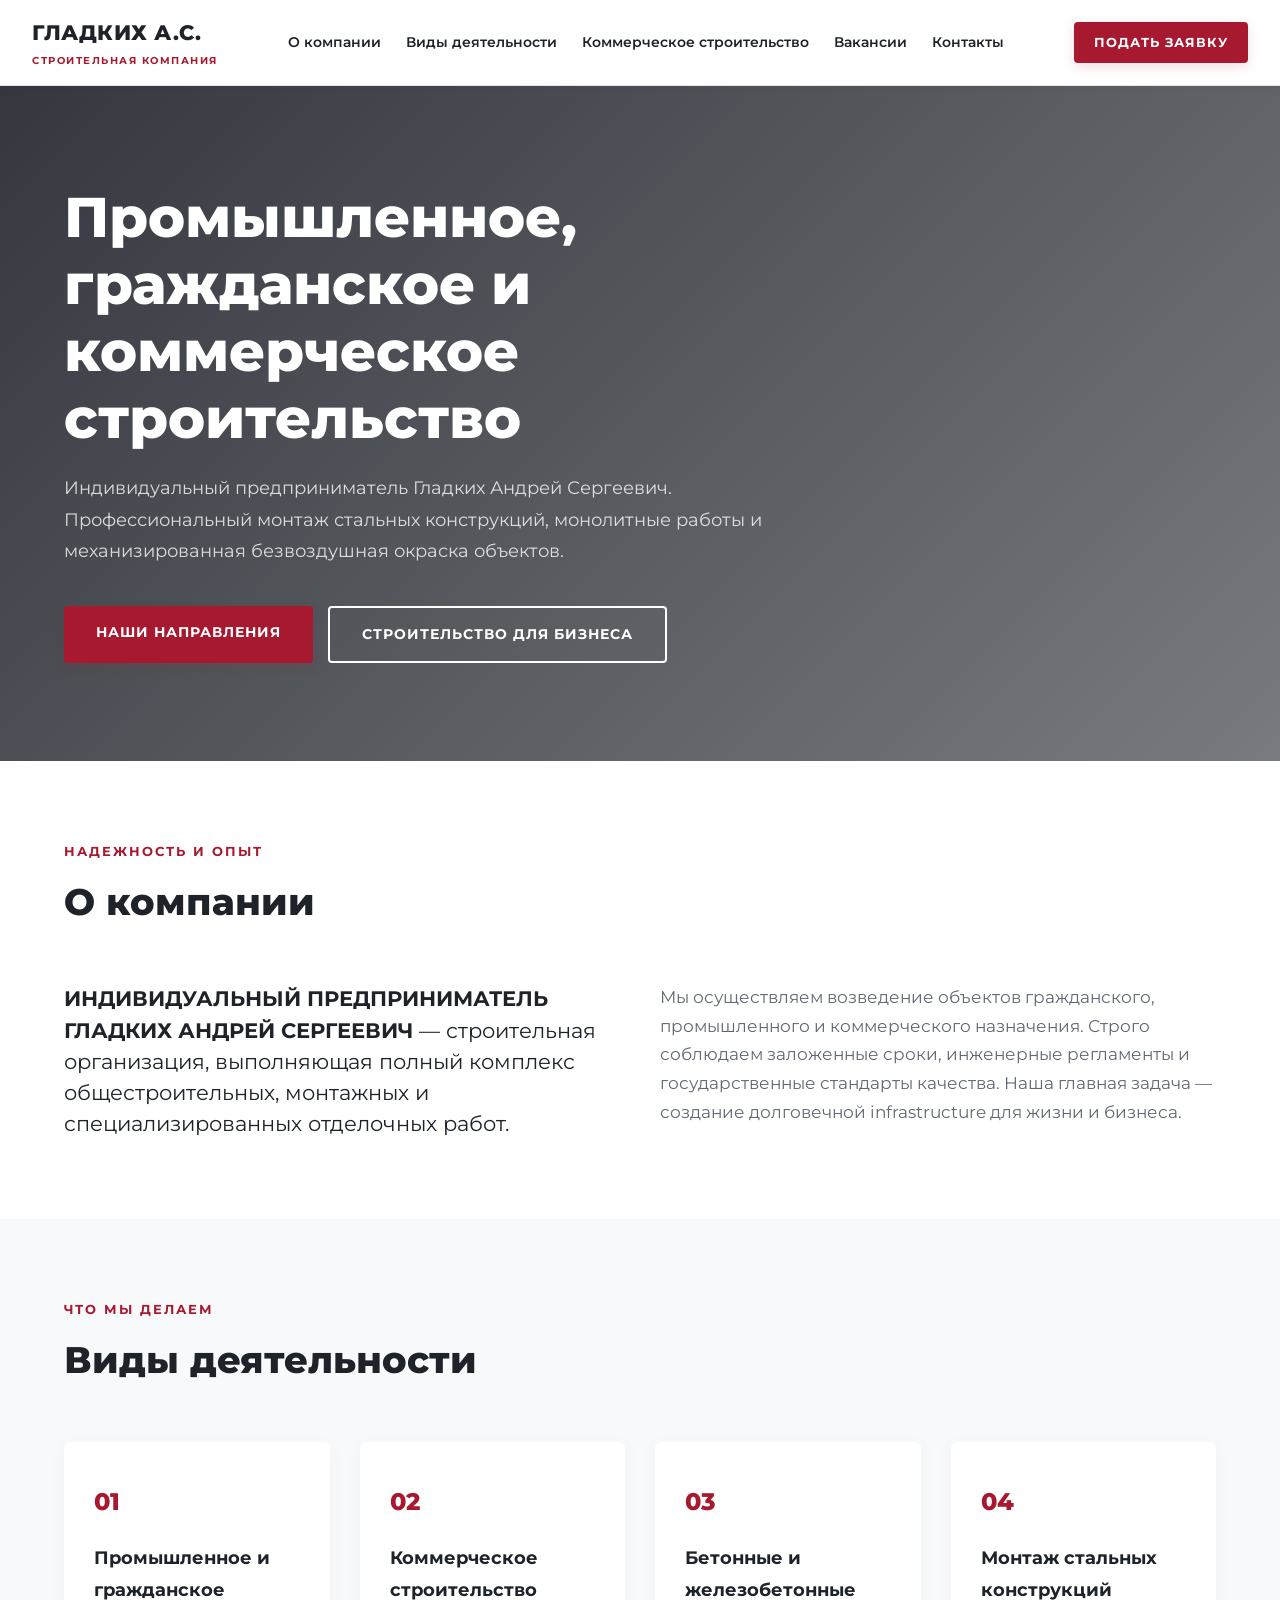
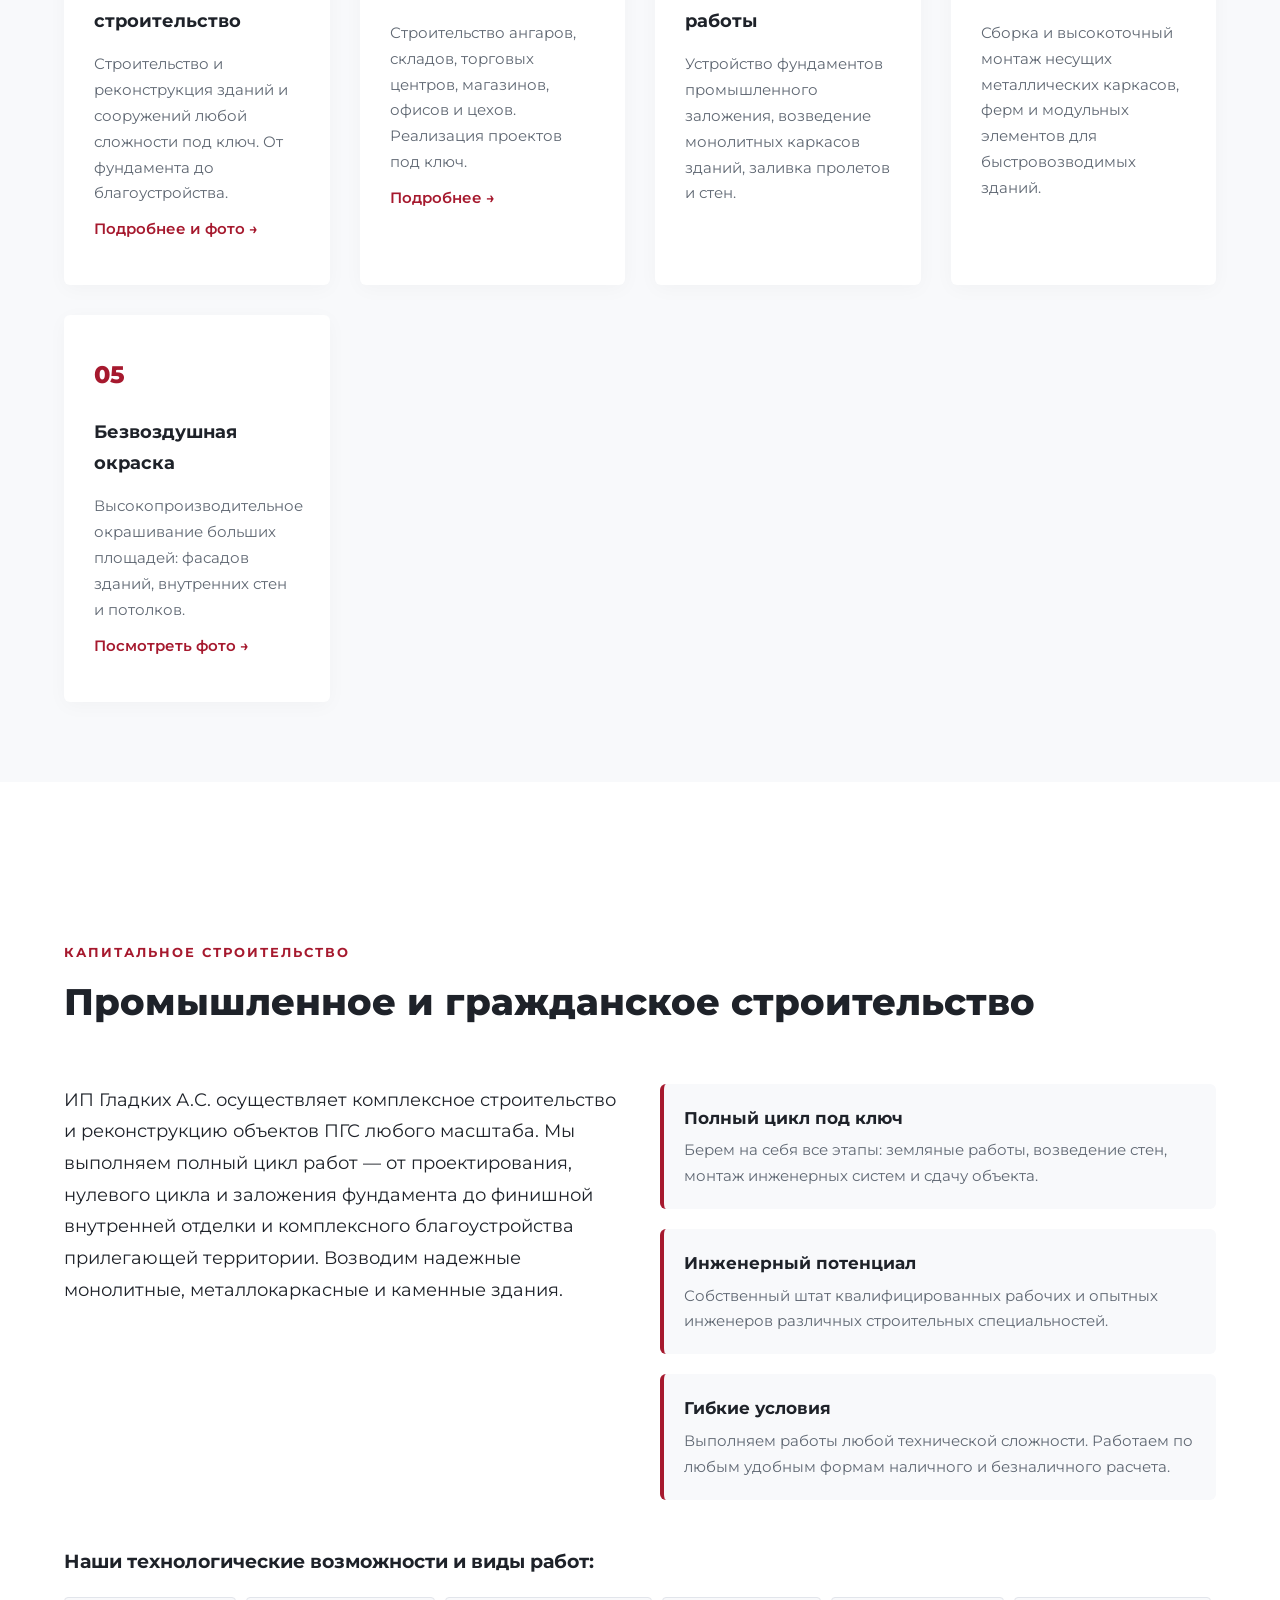
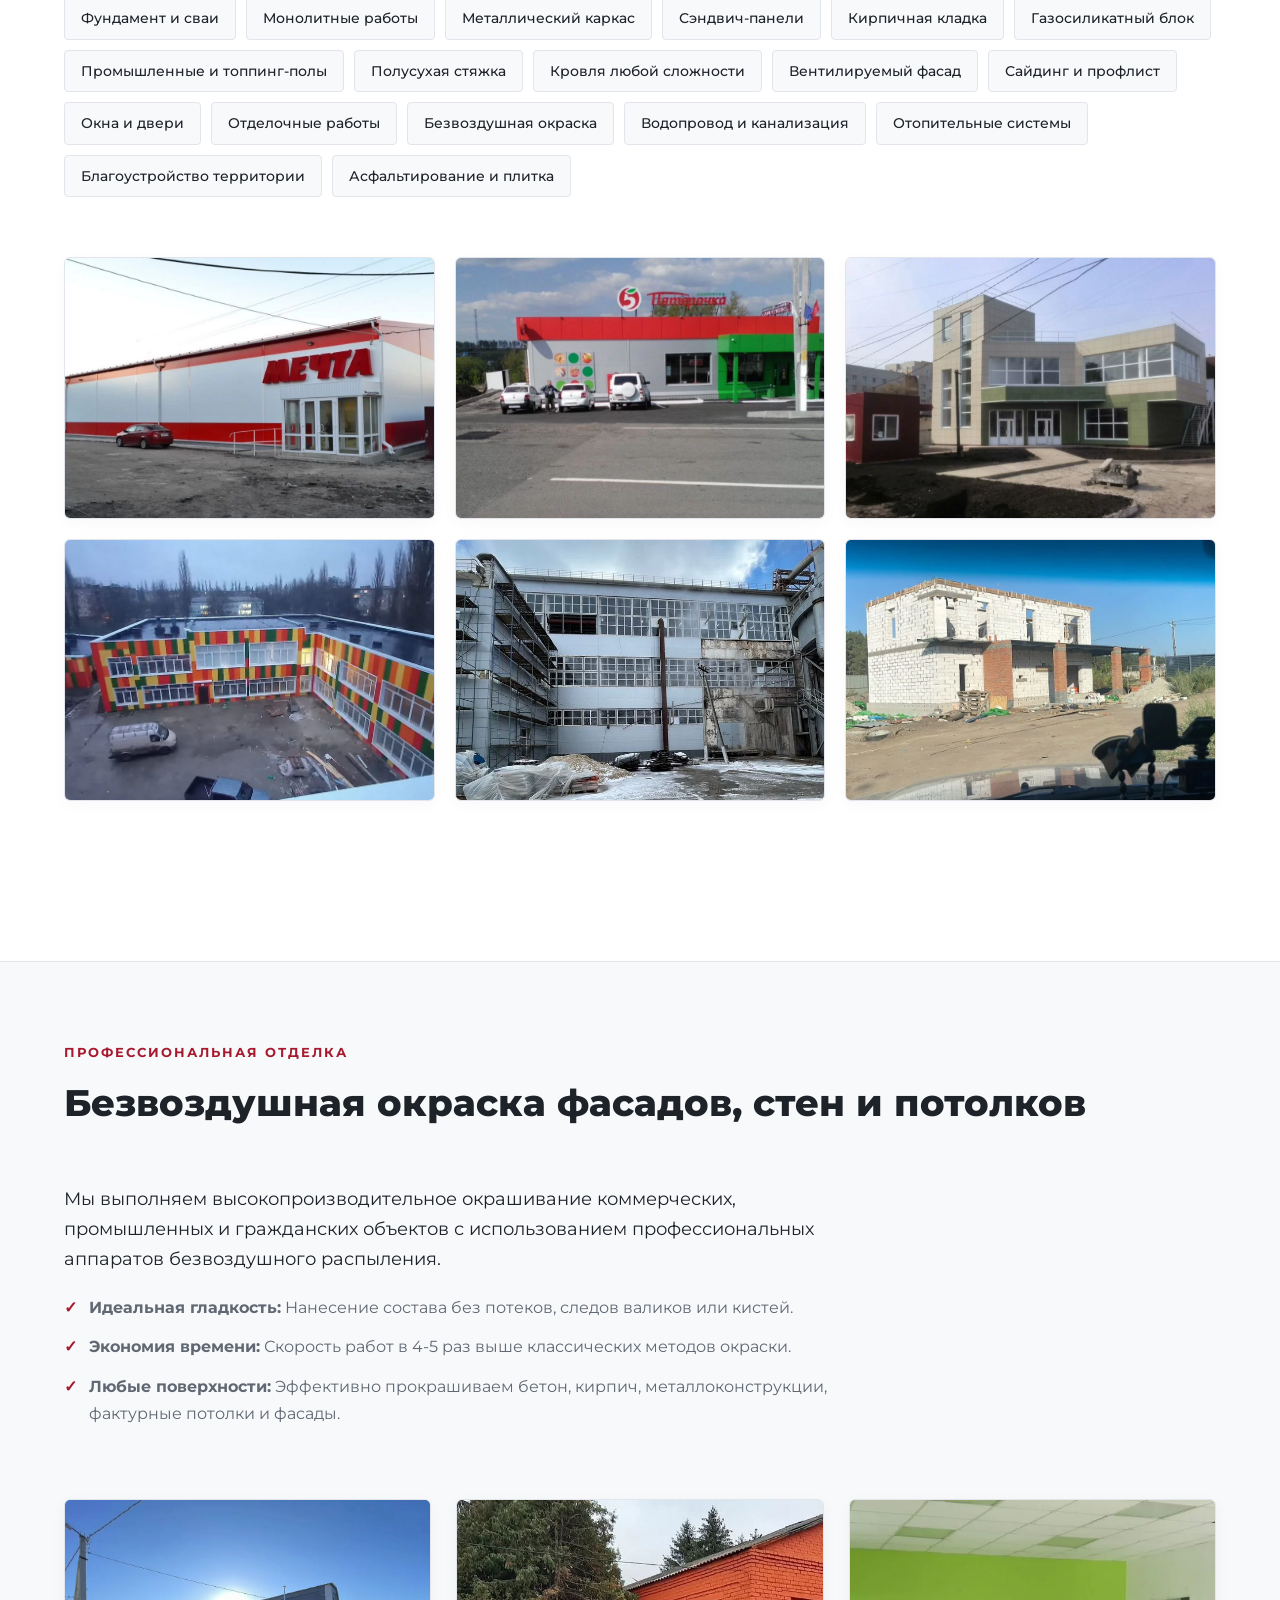
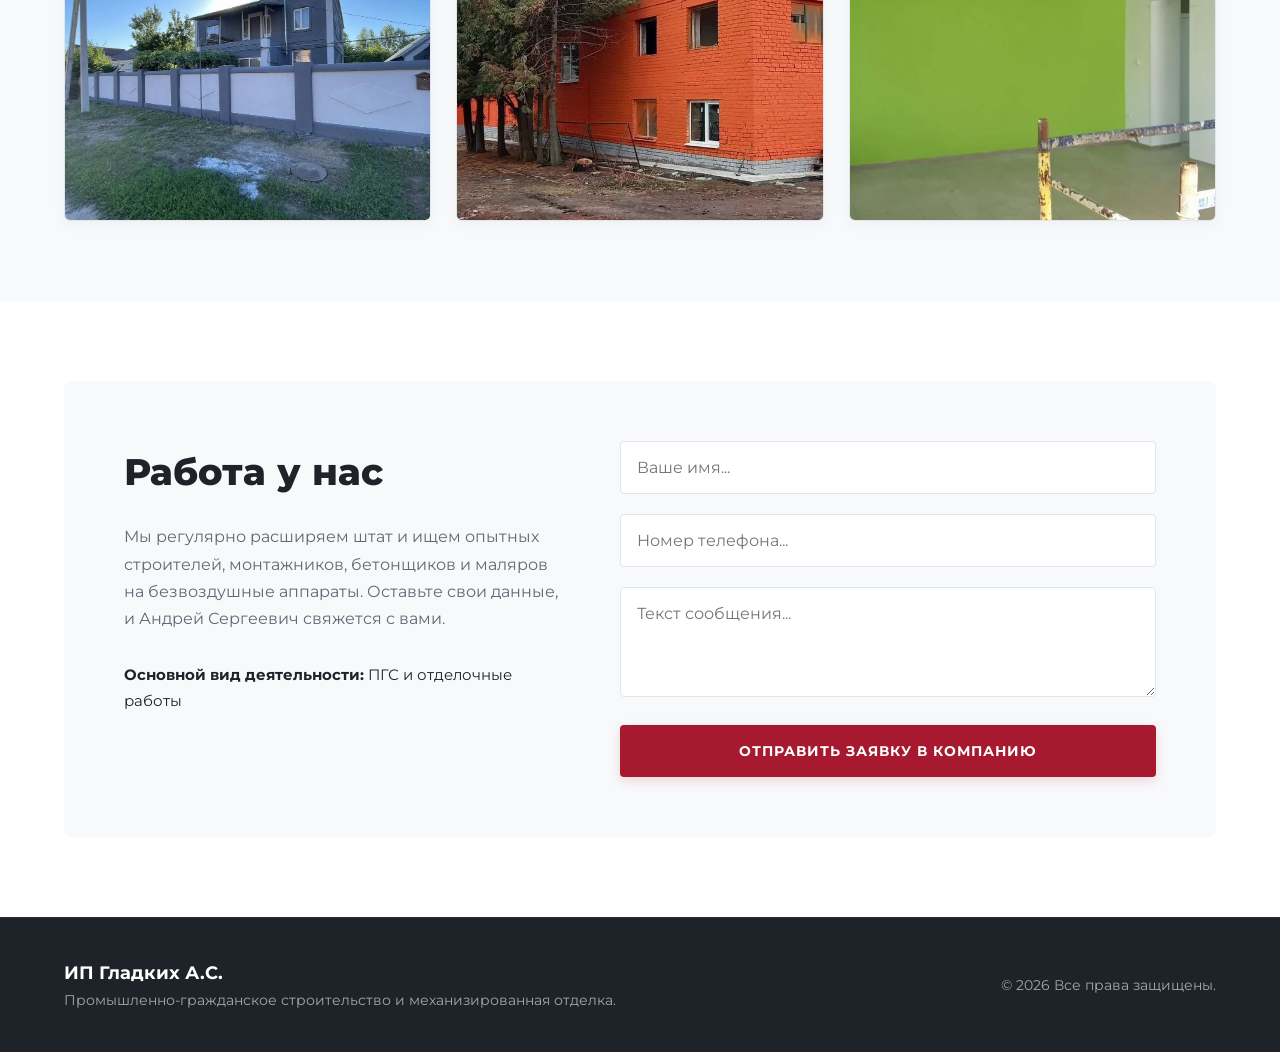
<file: index.html>
<!DOCTYPE html>
<html lang="ru">
<head>
    <meta charset="UTF-8">
    <meta name="viewport" content="width=device-width, initial-scale=1.0">
    <title>ИП Гладких А.С. — Строительная компания</title>
    <link href="https://fonts.googleapis.com/css2?family=Montserrat:wght@400;500;600;700;800&display=swap" rel="stylesheet">
    <link rel="stylesheet" href="style.css">
</head>
<body>

    <header>
        <div class="container header-container">
            <div class="logo">
                <strong>ГЛАДКИХ А.С.</strong>
                <span>СТРОИТЕЛЬНАЯ КОМПАНИЯ</span>
            </div>
            <nav>
                <a href="#about">О компании</a>
                <a href="#services">Виды деятельности</a>
                <a href="commercial.html">Коммерческое строительство</a>
                <a href="#vacancy">Вакансии</a>
                <a href="contacts.html">Контакты</a>
            </nav>
            <div class="header-contacts">
                <a href="#vacancy" class="btn btn-header">Подать заявку</a>
            </div>
        </div>
    </header>

    <section class="hero">
        <div class="hero-overlay"></div>
        <div class="container hero-container">
            <h1>Промышленное, гражданское и коммерческое строительство</h1>
            <p>Индивидуальный предприниматель Гладких Андрей Сергеевич. Профессиональный монтаж стальных конструкций, монолитные работы и механизированная безвоздушная окраска объектов.</p>
            <div class="hero-buttons">
                <a href="#services" class="btn">Наши направления</a>
                <a href="commercial.html" class="btn btn-secondary">Строительство для бизнеса</a>
            </div>
        </div>
    </section>

    <section id="about" class="about">
        <div class="container">
            <div class="section-title-wrapper">
                <span class="section-subtitle">Надежность и опыт</span>
                <h2>О компании</h2>
            </div>
            <div class="about-grid">
                <div class="about-text-main">
                    <p><strong>ИНДИВИДУАЛЬНЫЙ ПРЕДПРИНИМАТЕЛЬ ГЛАДКИХ АНДРЕЙ СЕРГЕЕВИЧ</strong> — строительная организация, выполняющая полный комплекс общестроительных, монтажных и специализированных отделочных работ.</p>
                </div>
                <div class="about-text-sub">
                    <p>Мы осуществляем возведение объектов гражданского, промышленного и коммерческого назначения. Строго соблюдаем заложенные сроки, инженерные регламенты и государственные стандарты качества. Наша главная задача — создание долговечной infrastructure для жизни и бизнеса.</p>
                </div>
            </div>
        </div>
    </section>

    <section id="services" class="services">
        <div class="container">
            <div class="section-title-wrapper">
                <span class="section-subtitle">Что мы делаем</span>
                <h2>Виды деятельности</h2>
            </div>
            <div class="services-grid">
                <div class="service-card" onclick="document.getElementById('pgs').scrollIntoView({behavior: 'smooth'});" style="cursor: pointer;">
                    <div class="card-icon">01</div>
                    <h3>Промышленное и гражданское строительство</h3>
                    <p>Строительство и реконструкция зданий и сооружений любой сложности под ключ. От фундамента до благоустройства. <span style="color: #a6192e; font-weight: 600; display: block; margin-top: 10px;">Подробнее и фото &rarr;</span></p>
                </div>
                
                <div class="service-card" onclick="window.location.href='commercial.html';" style="cursor: pointer;">
                    <div class="card-icon">02</div>
                    <h3>Коммерческое строительство</h3>
                    <p>Строительство ангаров, складов, торговых центров, магазинов, офисов и цехов. Реализация проектов под ключ. <span style="color: #a6192e; font-weight: 600; display: block; margin-top: 10px;">Подробнее &rarr;</span></p>
                </div>
                
                <div class="service-card">
                    <div class="card-icon">03</div>
                    <h3>Бетонные и железобетонные работы</h3>
                    <p>Устройство фундаментов промышленного заложения, возведение монолитных каркасов зданий, заливка пролетов и стен.</p>
                </div>
                
                <div class="service-card">
                    <div class="card-icon">04</div>
                    <h3>Монтаж стальных конструкций</h3>
                    <p>Сборка и высокоточный монтаж несущих металлических каркасов, ферм и модульных элементов для быстровозводимых зданий.</p>
                </div>

                <div class="service-card" onclick="document.getElementById('painting').scrollIntoView({behavior: 'smooth'});" style="cursor: pointer;">
                    <div class="card-icon">05</div>
                    <h3>Безвоздушная окраска</h3>
                    <p>Высокопроизводительное окрашивание больших площадей: фасадов зданий, внутренних стен и потолков. <span style="color: #a6192e; font-weight: 600; display: block; margin-top: 10px;">Посмотреть фото &rarr;</span></p>
                </div>
            </div>
        </div>
    </section>

    <section id="pgs" class="pgs-section">
        <div class="container">
            <div class="section-title-wrapper">
                <span class="section-subtitle">Капитальное строительство</span>
                <h2>Промышленное и гражданское строительство</h2>
            </div>
            
            <div class="pgs-content">
                <div class="pgs-info-block">
                    <div class="pgs-text">
                        <p>ИП Гладких А.С. осуществляет комплексное строительство и реконструкцию объектов ПГС любого масштаба. Мы выполняем полный цикл работ — от проектирования, нулевого цикла и заложения фундамента до финишной внутренней отделки и комплексного благоустройства прилегающей территории. Возводим надежные монолитные, металлокаркасные и каменные здания.</p>
                    </div>
                    
                    <div class="pgs-features">
                        <div class="feature-item">
                            <h4>Полный цикл под ключ</h4>
                            <p>Берем на себя все этапы: земляные работы, возведение стен, монтаж инженерных систем и сдачу объекта.</p>
                        </div>
                        <div class="feature-item">
                            <h4>Инженерный потенциал</h4>
                            <p>Собственный штат квалифицированных рабочих и опытных инженеров различных строительных специальностей.</p>
                        </div>
                        <div class="feature-item">
                            <h4>Гибкие условия</h4>
                            <p>Выполняем работы любой технической сложности. Работаем по любым удобным формам наличного и безналичного расчета.</p>
                        </div>
                    </div>
                </div>

                <div class="pgs-tags-container">
                    <h3>Наши технологические возможности и виды работ:</h3>
                    <div class="pgs-tags">
                        <span>Фундамент и сваи</span><span>Монолитные работы</span><span>Металлический каркас</span>
                        <span>Сэндвич-панели</span><span>Кирпичная кладка</span><span>Газосиликатный блок</span>
                        <span>Промышленные и топпинг-полы</span><span>Полусухая стяжка</span><span>Кровля любой сложности</span>
                        <span>Вентилируемый фасад</span><span>Сайдинг и профлист</span><span>Окна и двери</span>
                        <span>Отделочные работы</span><span>Безвоздушная окраска</span><span>Водопровод и канализация</span>
                        <span>Отопительные системы</span><span>Благоустройство территории</span><span>Асфальтирование и плитка</span>
                    </div>
                </div>
                
                <div class="pgs-gallery">
                    <div class="gallery-item"><img src="image/4.png" alt="Строительный объект"></div>
                    <div class="gallery-item"><img src="image/5.png" alt="Строительный объект"></div>
                    <div class="gallery-item"><img src="image/6.png" alt="Строительный объект"></div>
                    <div class="gallery-item"><img src="image/7.png" alt="Строительный объект"></div>
                    <div class="gallery-item"><img src="image/8.png" alt="Строительный объект"></div>
                    <div class="gallery-item"><img src="image/9.png" alt="Строительный объект"></div>
                </div>
            </div>
        </div>
    </section>

    <section id="painting" class="painting-section">
        <div class="container">
            <div class="section-title-wrapper">
                <span class="section-subtitle">Профессиональная отделка</span>
                <h2>Безвоздушная окраска фасадов, стен и потолков</h2>
            </div>
            
            <div class="painting-content">
                <div class="painting-text">
                    <p>Мы выполняем высокопроизводительное окрашивание коммерческих, промышленных и гражданских объектов с использованием профессиональных аппаратов безвоздушного распыления.</p>
                    <ul class="painting-advantages">
                        <li><strong>Идеальная гладкость:</strong> Нанесение состава без потеков, следов валиков или кистей.</li>
                        <li><strong>Экономия времени:</strong> Скорость работ в 4-5 раз выше классических методов окраски.</li>
                        <li><strong>Любые поверхности:</strong> Эффективно прокрашиваем бетон, кирпич, металлоконструкции, фактурные потолки и фасады.</li>
                    </ul>
                </div>
                
                <div class="painting-gallery">
                    <div class="gallery-item">
                        <img src="image/1.png" alt="Безвоздушная окраска">
                    </div>
                    <div class="gallery-item">
                        <img src="image/2.png" alt="Безвоздушная окраска">
                    </div>
                    <div class="gallery-item">
                        <img src="image/3.png" alt="Безвоздушная окраска">
                    </div>
                </div>
            </div>
        </div>
    </section>

    <section id="vacancy" class="vacancy">
        <div class="container">
            <div class="form-card">
                <div class="form-grid">
                    <div class="form-info">
                        <h2>Работа у нас</h2>
                        <p>Мы регулярно расширяем штат и ищем опытных строителей, монтажников, бетонщиков и маляров на безвоздушные аппараты. Оставьте свои данные, и Андрей Сергеевич свяжется с вами.</p>
                        <div class="contacts-list">
                            <div class="contact-item"><strong>Основной вид деятельности:</strong> ПГС и отделочные работы</div>
                        </div>
                    </div>
                    <div class="form-inputs-block">
                        <form id="jobForm" action="https://formspree.io/f/xdajvgao" method="POST">
                            <input type="hidden" name="_subject" value="Заявка с сайта Гладких А.С.">
                            
                            <div class="form-group">
                                <input type="text" id="name" name="Имя/Компания" required placeholder="Ваше имя...">
                            </div>
                            <div class="form-group">
                                <input type="tel" id="phone" name="Телефон" required placeholder="Номер телефона...">
                            </div>
                            <div class="form-group">
                                <textarea id="experience" name="Сообщение/Опыт" rows="4" placeholder="Текст сообщения..."></textarea>
                            </div>
                            <button type="submit" class="btn btn-form">Отправить заявку в компанию</button>
                        </form>
                        <div id="formMessage" class="hidden"></div>
                    </div>
                </div>
            </div>
        </div>
    </section>

    <footer>
        <div class="container footer-container">
            <div class="footer-left">
                <strong>ИП Гладких А.С.</strong>
                <p>Промышленно-гражданское строительство и механизированная отделка.</p>
            </div>
            <div class="footer-right">
                <p>&copy; 2026 Все права защищены.</p>
            </div>
        </div>
    </footer>

    <script src="script.js"></script>
</body>
</html>
</file>
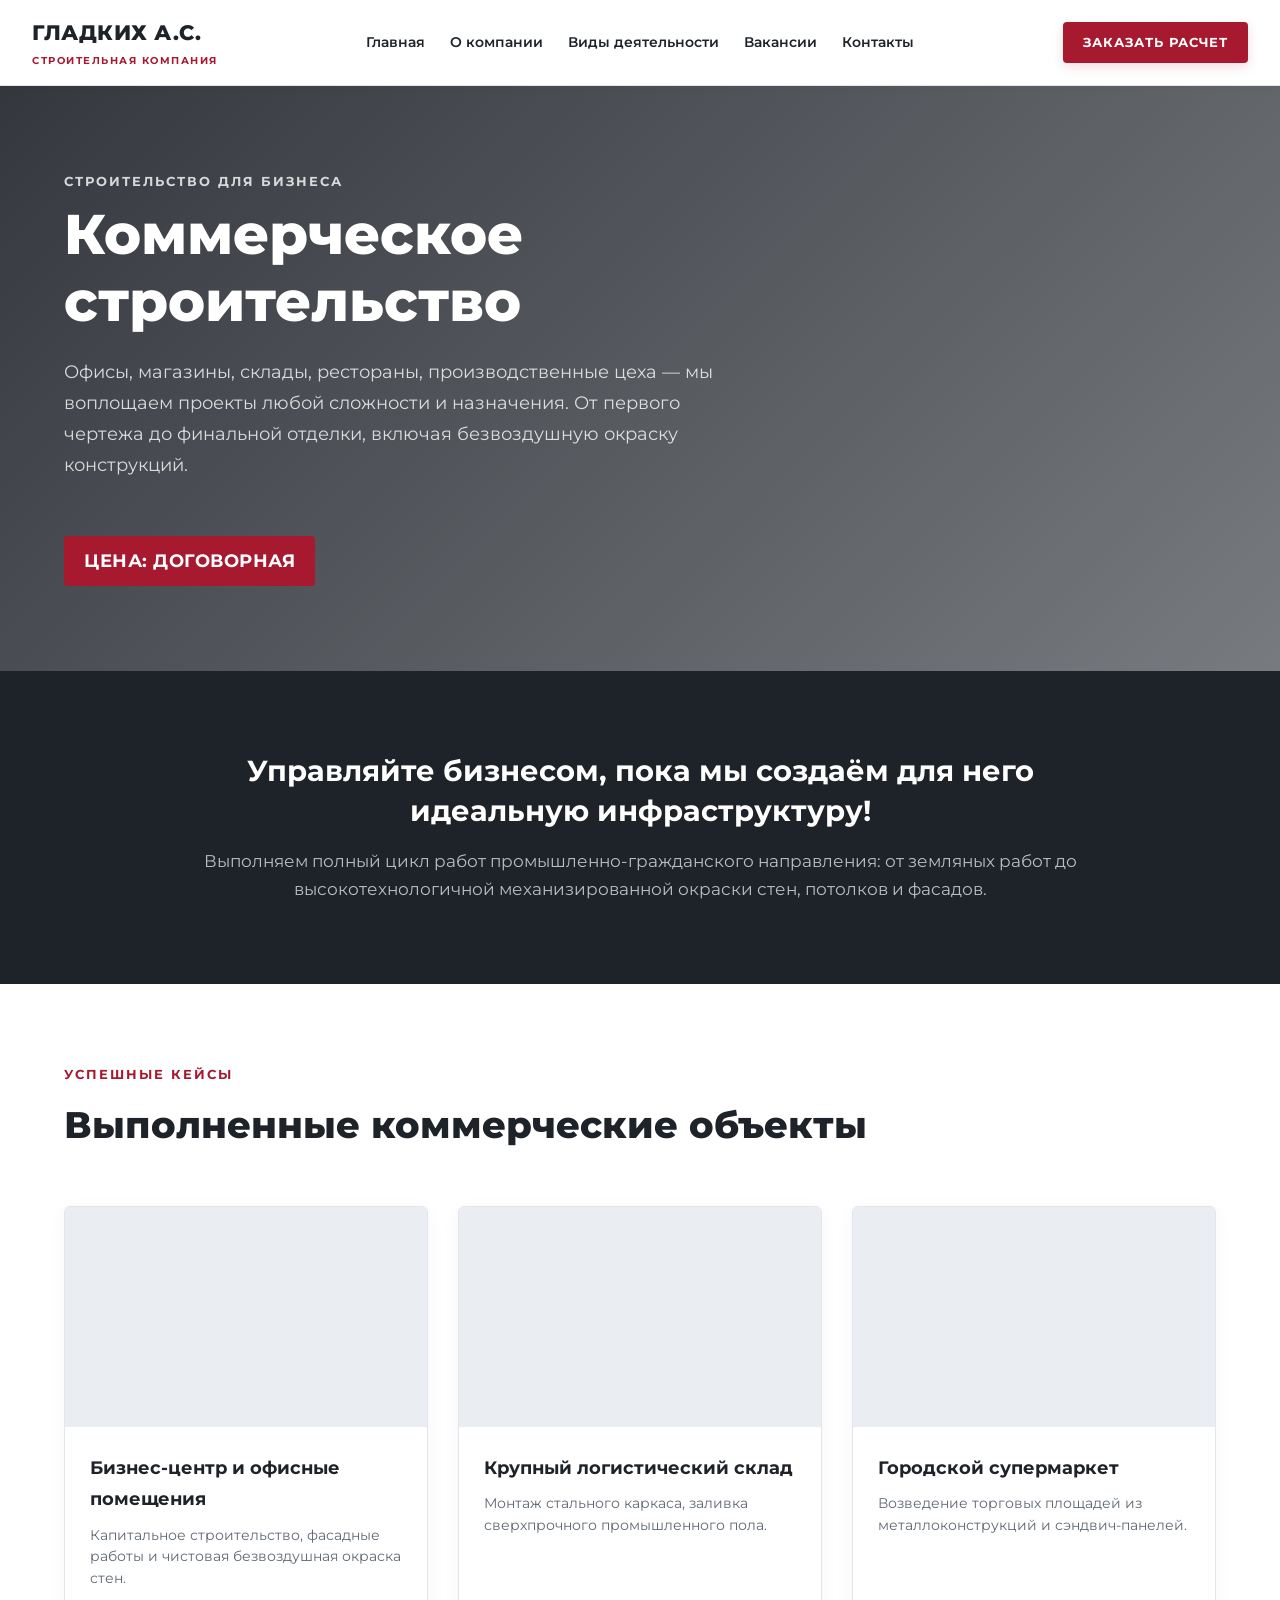
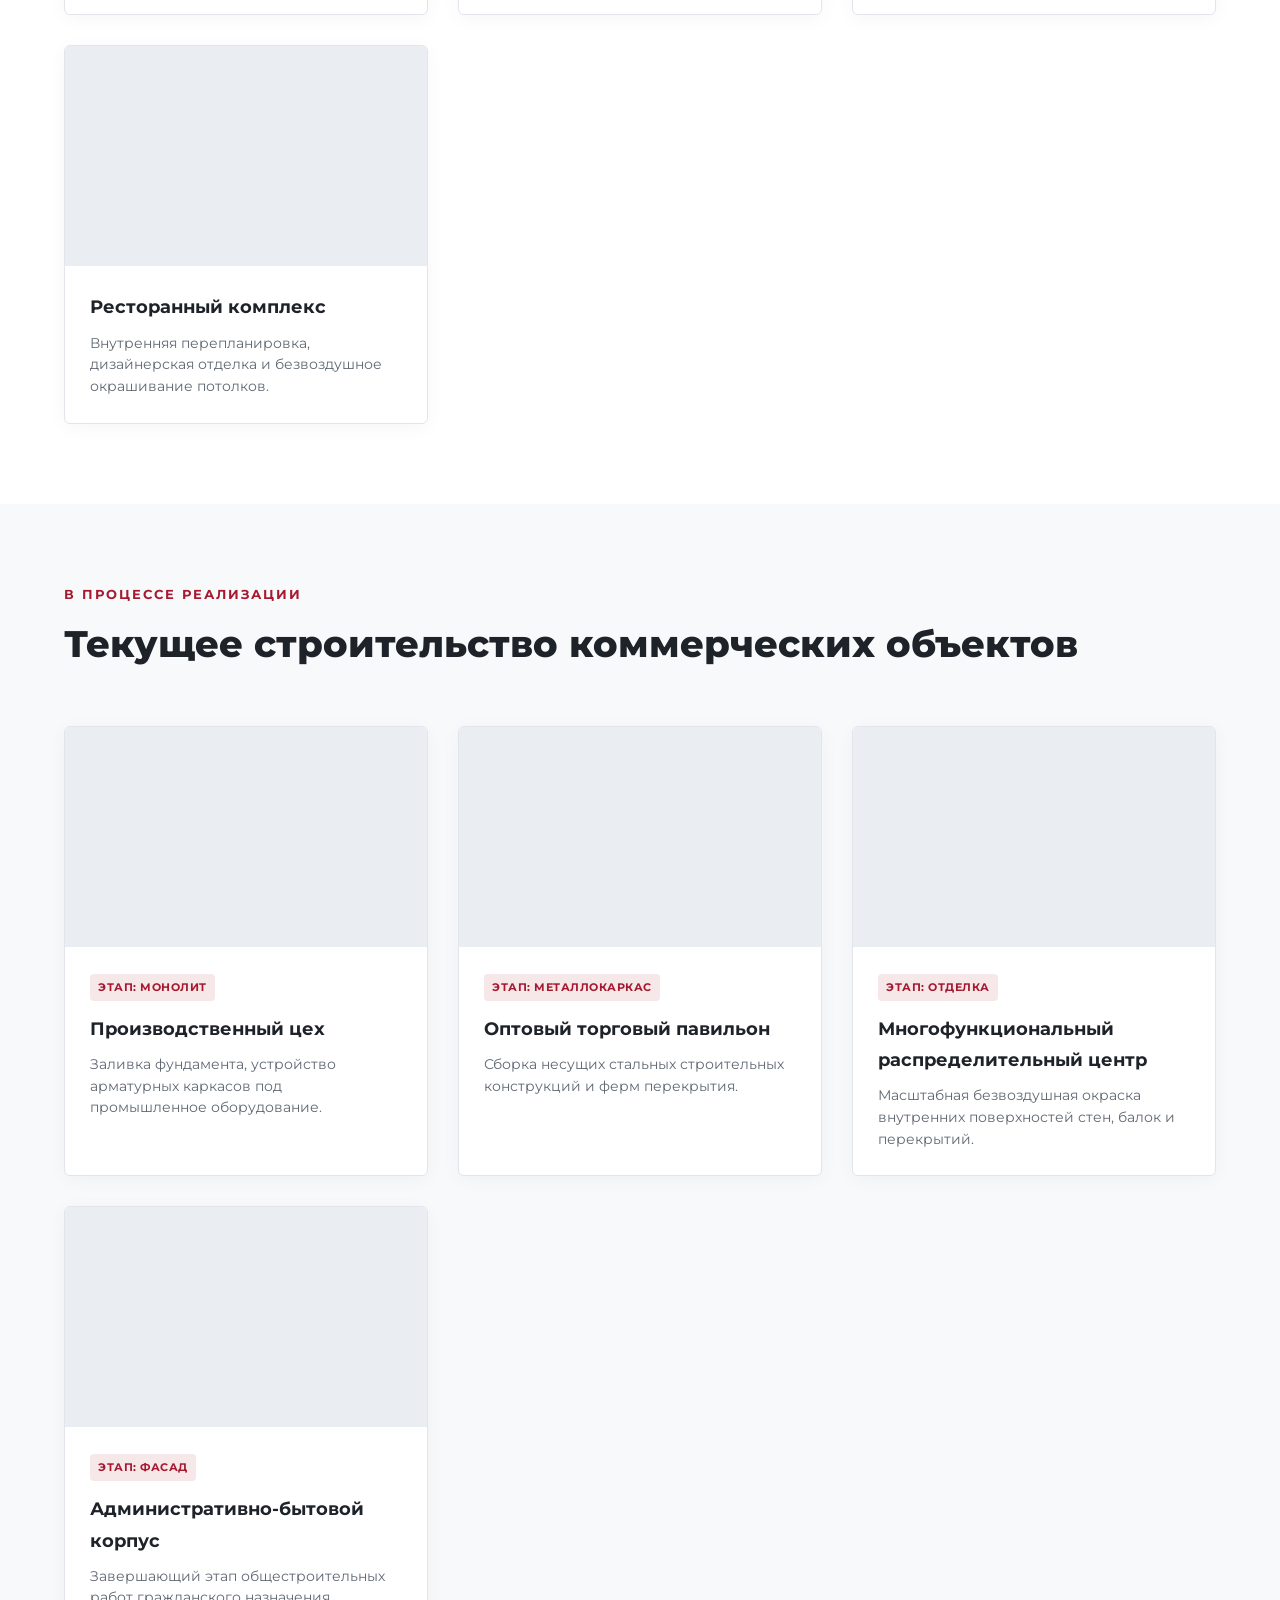
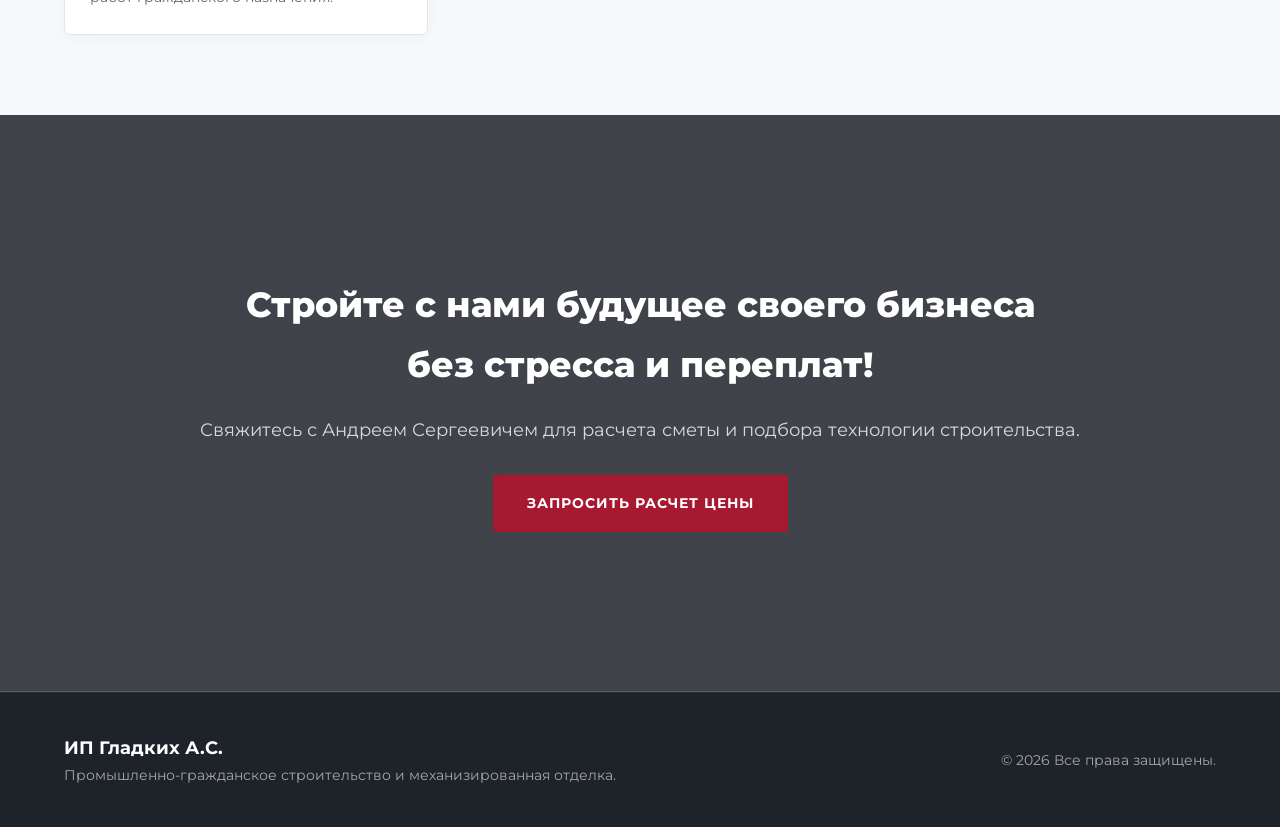
<file: commercial.html>
<!DOCTYPE html>
<html lang="ru">
<head>
    <meta charset="UTF-8">
    <meta name="viewport" content="width=device-width, initial-scale=1.0">
    <title>Коммерческое строительство — ИП Гладких А.С.</title>
    <link href="https://fonts.googleapis.com/css2?family=Montserrat:wght@400;500;600;700;800&display=swap" rel="stylesheet">
    <link rel="stylesheet" href="style.css">
</head>
<body>

    <header>
        <div class="container header-container">
            <div class="logo">
                <a href="index.html" style="text-decoration: none; color: inherit; display: flex; flex-direction: column;">
                    <strong>ГЛАДКИХ А.С.</strong>
                    <span>СТРОИТЕЛЬНАЯ КОМПАНИЯ</span>
                </a>
            </div>
            <nav>
                <a href="index.html">Главная</a>
                <a href="index.html#about">О компании</a>
                <a href="index.html#services">Виды деятельности</a>
                <a href="index.html#vacancy">Вакансии</a>
                <a href="contacts.html">Контакты</a>
            </nav>
            <div class="header-contacts">
                <a href="order.html" class="btn btn-header">Заказать расчет</a>
            </div>
        </div>
    </header>

    <section class="hero commercial-hero">
        <div class="hero-overlay"></div>
        <div class="container hero-container">
            <span class="section-subtitle" style="color: #ffffff; opacity: 0.8;">Строительство для бизнеса</span>
            <h1>Коммерческое строительство</h1>
            <p>Офисы, магазины, склады, рестораны, производственные цеха — мы воплощаем проекты любой сложности и назначения. От первого чертежа до финальной отделки, включая безвоздушную окраску конструкций.</p>
            <div class="hero-badge">
                <strong>Цена:</strong> договорная
            </div>
        </div>
    </section>

    <section class="commercial-callout">
        <div class="container">
            <div class="callout-wrapper">
                <h2>Управляйте бизнесом, пока мы создаём для него идеальную инфраструктуру!</h2>
                <p>Выполняем полный цикл работ промышленно-гражданского направления: от земляных работ до высокотехнологичной механизированной окраски стен, потолков и фасадов.</p>
            </div>
        </div>
    </section>

    <section class="portfolio-section">
        <div class="container">
            <div class="section-title-wrapper">
                <span class="section-subtitle">Успешные кейсы</span>
                <h2>Выполненные коммерческие объекты</h2>
            </div>
            <div class="object-grid">
                <div class="object-card">
                    <div class="object-image-placeholder img-done-1"></div>
                    <div class="object-info">
                        <h3>Бизнес-центр и офисные помещения</h3>
                        <p>Капитальное строительство, фасадные работы и чистовая безвоздушная окраска стен.</p>
                    </div>
                </div>
                <div class="object-card">
                    <div class="object-image-placeholder img-done-2"></div>
                    <div class="object-info">
                        <h3>Крупный логистический склад</h3>
                        <p>Монтаж стального каркаса, заливка сверхпрочного промышленного пола.</p>
                    </div>
                </div>
                <div class="object-card">
                    <div class="object-image-placeholder img-done-3"></div>
                    <div class="object-info">
                        <h3>Городской супермаркет</h3>
                        <p>Возведение торговых площадей из металлоконструкций и сэндвич-панелей.</p>
                    </div>
                </div>
                <div class="object-card">
                    <div class="object-image-placeholder img-done-4"></div>
                    <div class="object-info">
                        <h3>Ресторанный комплекс</h3>
                        <p>Внутренняя перепланировка, дизайнерская отделка и безвоздушное окрашивание потолков.</p>
                    </div>
                </div>
            </div>
        </div>
    </section>

    <section class="portfolio-section" style="background-color: #f8f9fb;">
        <div class="container">
            <div class="section-title-wrapper">
                <span class="section-subtitle">В процессе реализации</span>
                <h2>Текущее строительство коммерческих объектов</h2>
            </div>
            <div class="object-grid">
                <div class="object-card">
                    <div class="object-image-placeholder img-current-1"></div>
                    <div class="object-info">
                        <span class="badge-status">Этап: Монолит</span>
                        <h3>Производственный цех</h3>
                        <p>Заливка фундамента, устройство арматурных каркасов под промышленное оборудование.</p>
                    </div>
                </div>
                <div class="object-card">
                    <div class="object-image-placeholder img-current-2"></div>
                    <div class="object-info">
                        <span class="badge-status">Этап: Металлокаркас</span>
                        <h3>Оптовый торговый павильон</h3>
                        <p>Сборка несущих стальных строительных конструкций и ферм перекрытия.</p>
                    </div>
                </div>
                <div class="object-card">
                    <div class="object-image-placeholder img-current-3"></div>
                    <div class="object-info">
                        <span class="badge-status">Этап: Отделка</span>
                        <h3>Многофункциональный распределительный центр</h3>
                        <p>Масштабная безвоздушная окраска внутренних поверхностей стен, балок и перекрытий.</p>
                    </div>
                </div>
                <div class="object-card">
                    <div class="object-image-placeholder img-current-4"></div>
                    <div class="object-info">
                        <span class="badge-status">Этап: Фасад</span>
                        <h3>Административно-бытовой корпус</h3>
                        <p>Завершающий этап общестроительных работ гражданского назначения.</p>
                    </div>
                </div>
            </div>
        </div>
    </section>

    <section class="commercial-footer-banner">
        <div class="container">
            <h2>Стройте с нами будущее своего бизнеса без стресса и переплат!</h2>
            <p>Свяжитесь с Андреем Сергеевичем для расчета сметы и подбора технологии строительства.</p>
            <a href="order.html" class="btn btn-secondary" style="border-color: #a6192e; background-color: #a6192e; color: white;">Запросить расчет цены</a>
        </div>
    </section>

    <footer>
        <div class="container footer-container">
            <div class="footer-left">
                <strong>ИП Гладких А.С.</strong>
                <p>Промышленно-гражданское строительство и механизированная отделка.</p>
            </div>
            <div class="footer-right">
                <p>&copy; 2026 Все права защищены.</p>
            </div>
        </div>
    </footer>

</body>
</html>
</file>
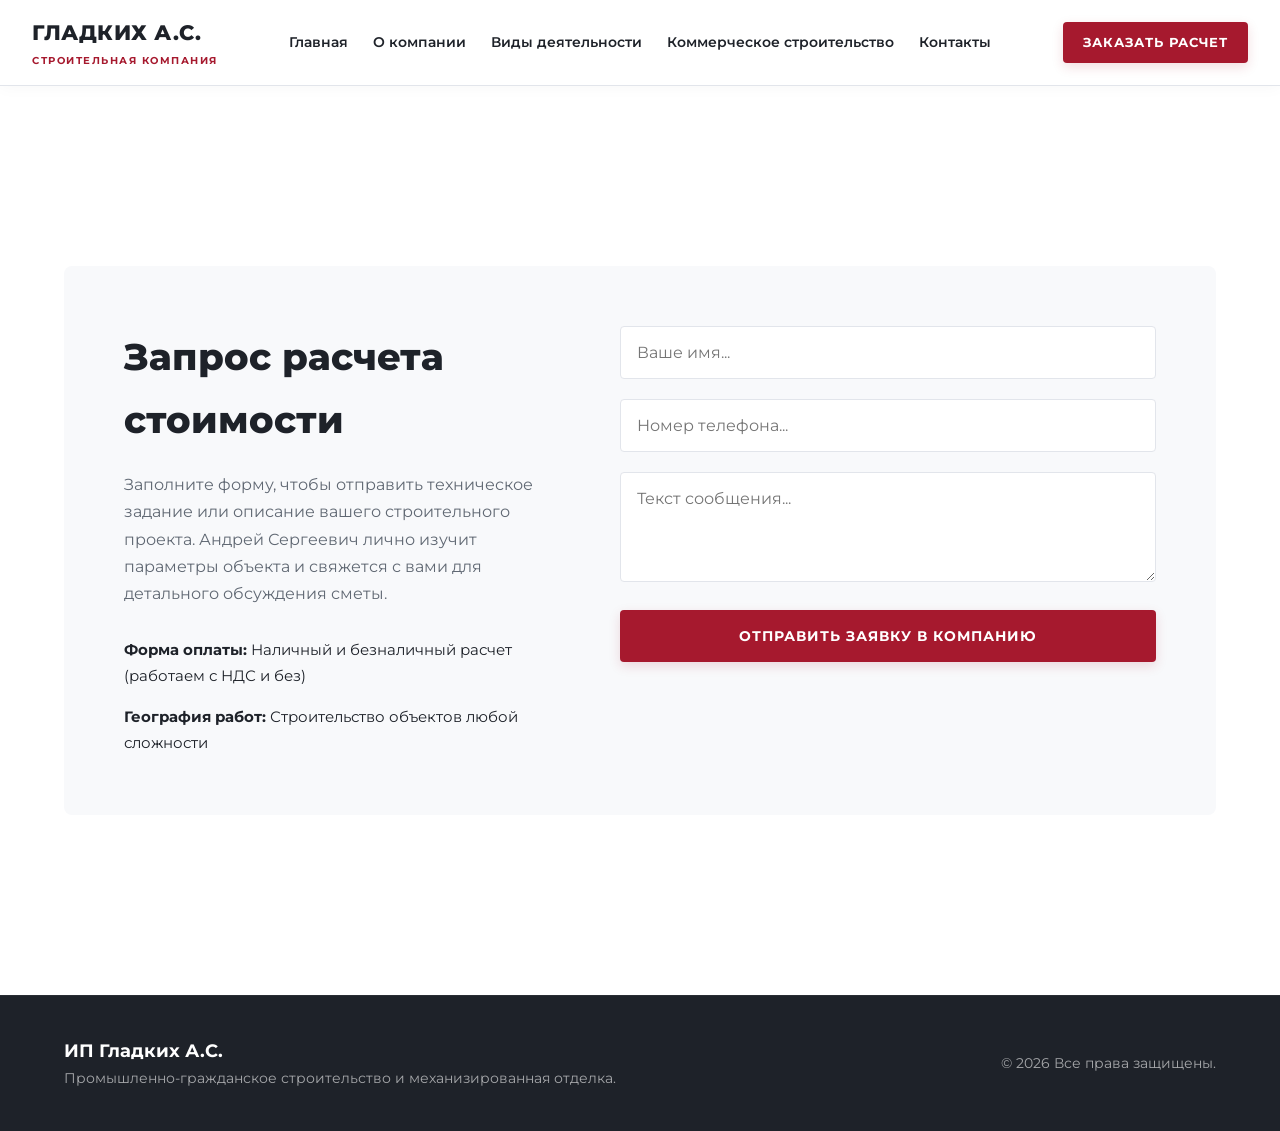
<file: order.html>
<!DOCTYPE html>
<html lang="ru">
<head>
    <meta charset="UTF-8">
    <meta name="viewport" content="width=device-width, initial-scale=1.0">
    <title>Оставить заявку на расчет стоимости — ИП Гладких А.С.</title>
    <link href="https://fonts.googleapis.com/css2?family=Montserrat:wght@400;500;600;700;800&display=swap" rel="stylesheet">
    <link rel="stylesheet" href="style.css">
</head>
<body>

<header>
        <div class="container header-container">
            <div class="logo">
                <a href="index.html" style="text-decoration: none; color: inherit; display: flex; flex-direction: column;">
                    <strong>ГЛАДКИХ А.С.</strong>
                    <span>СТРОИТЕЛЬНАЯ КОМПАНИЯ</span>
                </a>
            </div>
            <nav>
                <a href="index.html">Главная</a>
                <a href="index.html#about">О компании</a>
                <a href="index.html#services">Виды деятельности</a>
                <a href="commercial.html">Коммерческое строительство</a>
                <a href="contacts.html">Контакты</a>
            </nav>
            <div class="header-contacts">
                <a href="order.html" class="btn btn-header">Заказать расчет</a>
            </div>
        </div>
    </header>

    <section class="vacancy" style="padding: 100px 0; min-height: calc(100vh - 200px); display: flex; align-items: center;">
        <div class="container">
            <div class="form-card">
                <div class="form-grid">
                    <div class="form-info">
                        <h2>Запрос расчета стоимости</h2>
                        <p>Заполните форму, чтобы отправить техническое задание или описание вашего строительного проекта. Андрей Сергеевич лично изучит параметры объекта и свяжется с вами для детального обсуждения сметы.</p>
                        <div class="contacts-list" style="margin-top: 30px;">
                            <div class="contact-item" style="margin-bottom: 15px;"><strong>Форма оплаты:</strong> Наличный и безналичный расчет (работаем с НДС и без)</div>
                            <div class="contact-item"><strong>География работ:</strong> Строительство объектов любой сложности</div>
                        </div>
                    </div>
                    <div class="form-inputs-block">
                        <form id="jobForm" action="https://formspree.io/f/xdajvgao" method="POST">
                            <input type="hidden" name="_subject" value="Заявка с сайта Гладких А.С.">
                            
                            <div class="form-group">
                                <input type="text" id="name" name="Имя/Компания" required placeholder="Ваше имя...">
                            </div>
                            <div class="form-group">
                                <input type="tel" id="phone" name="Телефон" required placeholder="Номер телефона...">
                            </div>
                            <div class="form-group">
                                <textarea id="experience" name="Сообщение/Опыт" rows="4" placeholder="Текст сообщения..."></textarea>
                            </div>
                            <button type="submit" class="btn btn-form">Отправить заявку в компанию</button>
                        </form>
                        <div id="formMessage" class="hidden"></div>
                    </div>
                </div>
            </div>
        </div>
    </section>

    <footer>
        <div class="container footer-container">
            <div class="footer-left">
                <strong>ИП Гладких А.С.</strong>
                <p>Промышленно-гражданское строительство и механизированная отделка.</p>
            </div>
            <div class="footer-right">
                <p>&copy; 2026 Все права защищены.</p>
            </div>
        </div>
    </footer>

    <script src="script.js"></script>
</body>
</html>
</file>
<file: style.css>
/* СТИЛЬ СТРОИ КОМПАНИИ */
:root {
    --primary-color: #a6192e;
    --primary-hover: #821020;
    --dark-color: #1e2229;
    --light-bg: #f8f9fb;
    --white: #ffffff;
    --text-muted: #606873;
    --border-color: #e2e5eb;
    --font-family: 'Montserrat', sans-serif;
}

* {
    margin: 0;
    padding: 0;
    box-sizing: border-box;
    font-family: var(--font-family);
}

html {
    scroll-behavior: smooth;
    overflow-x: hidden;
}

body {
    background-color: var(--white);
    color: var(--dark-color);
    line-height: 1.7;
    overflow-x: hidden;
    width: 100%;
}

.container {
    width: 90%;
    max-width: 1200px;
    margin: 0 auto;
    padding: 80px 0;
}

/* КНОПКИ */
.btn {
    display: inline-block;
    background-color: var(--primary-color);
    color: var(--white);
    padding: 15px 32px;
    text-decoration: none;
    font-weight: 700;
    font-size: 0.85rem;
    text-transform: uppercase;
    letter-spacing: 1px;
    border-radius: 4px;
    transition: all 0.3s ease;
    border: none;
    cursor: pointer;
    box-shadow: 0 4px 12px rgba(166, 25, 46, 0.15);
    text-align: center;
}

.btn:hover {
    background-color: var(--primary-hover);
    transform: translateY(-2px);
    box-shadow: 0 6px 20px rgba(166, 25, 46, 0.3);
}

.btn-secondary {
    background-color: transparent;
    border: 2px solid var(--white);
    color: var(--white);
    box-shadow: none;
}

.btn-secondary:hover {
    background-color: var(--white);
    color: var(--dark-color);
    box-shadow: 0 6px 20px rgba(255, 255, 255, 0.2);
}

/* ШАПКА САЙТА */
header {
    background-color: var(--white);
    border-bottom: 1px solid var(--border-color);
    position: sticky;
    top: 0;
    z-index: 1000;
    box-shadow: 0 2px 15px rgba(0,0,0,0.03);
    width: 100%;
}

.header-container {
    width: 95%;
    max-width: 100%;
    margin: 0 auto;
    padding: 15px 0;
    display: flex;
    justify-content: space-between;
    align-items: center;
    flex-wrap: wrap;
    gap: 15px;
}

.logo {
    display: flex;
    flex-direction: column;
    flex-shrink: 0;
}

.logo strong {
    font-size: 1.3rem;
    font-weight: 800;
    letter-spacing: 0.5px;
    color: var(--dark-color);
}

.logo span {
    font-size: 0.65rem;
    color: var(--primary-color);
    font-weight: 700;
    letter-spacing: 1.5px;
    margin-top: 2px;
}

nav {
    display: flex;
    align-items: center;
    gap: 25px;
    flex-wrap: wrap;
}

nav a {
    color: var(--dark-color);
    text-decoration: none;
    font-size: 0.85rem;
    font-weight: 600;
    transition: color 0.2s ease;
    white-space: nowrap;
}

nav a:hover {
    color: var(--primary-color);
}

.header-contacts {
    flex-shrink: 0;
}

.btn-header {
    padding: 10px 20px;
    font-size: 0.8rem;
    white-space: nowrap;
}

/* ГЛАВНЫЙ ЭКРАН */
.hero {
    position: relative;
    background: url('https://images.unsplash.com/photo-1504307651254-35680f356dfd?q=80&w=1600') no-repeat center center/cover;
    min-height: 75vh;
    display: flex;
    align-items: center;
    color: var(--white);
}

.hero-overlay {
    position: absolute;
    top: 0;
    left: 0;
    width: 100%;
    height: 100%;
    background: linear-gradient(135deg, rgba(30, 34, 41, 0.9) 0%, rgba(30, 34, 41, 0.6) 100%);
    z-index: 1;
}

.hero-container {
    position: relative;
    z-index: 2;
    padding: 40px 0;
}

.hero h1 {
    font-size: 3.5rem;
    font-weight: 800;
    line-height: 1.2;
    margin-bottom: 20px;
    max-width: 900px;
}

.hero p {
    font-size: 1.15rem;
    margin-bottom: 40px;
    max-width: 700px;
    color: rgba(255, 255, 255, 0.8);
}

.hero-buttons {
    display: flex;
    gap: 15px;
    flex-wrap: wrap;
}

/* ОФОРМЛЕНИЕ ЗАГОЛОВКОВ СЕКЦИЙ */
.section-title-wrapper {
    margin-bottom: 50px;
}

.section-subtitle {
    display: block;
    color: var(--primary-color);
    font-size: 0.8rem;
    font-weight: 700;
    text-transform: uppercase;
    letter-spacing: 2px;
    margin-bottom: 8px;
}

h2 {
    font-size: 2.3rem;
    font-weight: 800;
    color: var(--dark-color);
}

/* СЕКЦИЯ "О КОМПАНИИ" */
.about {
    background-color: var(--white);
}

.about-grid {
    display: grid;
    grid-template-columns: 1fr 1fr;
    gap: 40px;
}

.about-text-main {
    font-size: 1.3rem;
    line-height: 1.5;
    color: var(--dark-color);
}

.about-text-sub {
    color: var(--text-muted);
    font-size: 1.05rem;
}

/* ВИДЫ ДЕЯТЕЛЬНОСТИ */
.services {
    background-color: var(--light-bg);
}

.services-grid {
    display: grid;
    grid-template-columns: repeat(auto-fit, minmax(260px, 1fr));
    gap: 30px;
}

.service-card {
    background-color: var(--white);
    padding: 40px 30px;
    border-radius: 6px;
    border-bottom: 3px solid transparent;
    box-shadow: 0 4px 20px rgba(0, 0, 0, 0.03);
    transition: all 0.3s ease;
}

.service-card:hover {
    transform: translateY(-5px);
    border-bottom-color: var(--primary-color);
    box-shadow: 0 10px 30px rgba(0, 0, 0, 0.08);
}

.card-icon {
    font-size: 1.5rem;
    font-weight: 800;
    color: var(--primary-color);
    margin-bottom: 20px;
}

.service-card h3 {
    font-size: 1.15rem;
    font-weight: 700;
    margin-bottom: 15px;
    color: var(--dark-color);
}

.service-card p {
    color: var(--text-muted);
    font-size: 0.95rem;
}

/* ФОРМА ЗАЯВОК */
.vacancy {
    background-color: var(--white);
}

.form-card {
    background-color: var(--light-bg);
    padding: 60px;
    border-radius: 8px;
}

.form-grid {
    display: grid;
    grid-template-columns: 1fr 1.2fr;
    gap: 50px;
}

.form-info h2 {
    margin-bottom: 20px;
}

.form-info p {
    color: var(--text-muted);
    margin-bottom: 30px;
}

.contacts-list {
    font-size: 0.95rem;
    color: var(--dark-color);
}

.form-group {
    margin-bottom: 20px;
}

.form-group input,
.form-group textarea {
    width: 100%;
    padding: 16px;
    background-color: var(--white);
    border: 1px solid var(--border-color);
    border-radius: 4px;
    font-size: 1rem;
    color: var(--dark-color);
    transition: border-color 0.2s ease;
}

.form-group input:focus,
.form-group textarea:focus {
    outline: none;
    border-color: var(--primary-color);
}

.btn-form {
    width: 100%;
    padding: 18px;
}

#formMessage {
    margin-top: 15px;
    padding: 15px;
    border-radius: 4px;
    text-align: center;
    font-weight: 600;
}

#formMessage.success {
    background-color: #e6f4ea;
    color: #137333;
}

#formMessage.error {
    background-color: #fce8e6;
    color: #c5221f;
}

.hidden {
    display: none;
}

/* ПОДВАЛ САЙТА */
footer {
    background-color: var(--dark-color);
    color: rgba(255, 255, 255, 0.6);
    font-size: 0.9rem;
    border-top: 1px solid rgba(255, 255, 255, 0.05);
}

footer .container {
    padding: 40px 0;
    display: flex;
    justify-content: space-between;
    align-items: center;
    flex-wrap: wrap;
    gap: 20px;
}

footer strong {
    color: var(--white);
    font-size: 1.1rem;
}

/* СТИЛИ ДЛЯ КОММЕРЧЕСКОГО СТРОИТЕЛЬСТВА */
.commercial-hero {
    background-image: url('https://images.unsplash.com/photo-1486406146926-c627a92ad1ab?q=80&w=1600');
    min-height: 65vh;
}

.hero-badge {
    display: inline-block;
    background-color: var(--primary-color);
    color: var(--white);
    padding: 10px 20px;
    font-size: 1.1rem;
    font-weight: 700;
    margin-top: 15px;
    border-radius: 4px;
    text-transform: uppercase;
    letter-spacing: 0.5px;
}

.commercial-callout {
    background-color: #1e2229;
    color: var(--white);
    text-align: center;
}

.callout-wrapper {
    max-width: 900px;
    margin: 0 auto;
}

.callout-wrapper h2 {
    color: var(--white);
    font-size: 1.8rem;
    font-weight: 700;
    line-height: 1.4;
    margin-bottom: 15px;
}

.callout-wrapper p {
    color: rgba(255, 255, 255, 0.7);
    font-size: 1.05rem;
}

.object-grid {
    display: grid;
    grid-template-columns: repeat(auto-fit, minmax(270px, 1fr));
    gap: 30px;
}

.object-card {
    background-color: var(--white);
    border-radius: 6px;
    overflow: hidden;
    box-shadow: 0 4px 20px rgba(0, 0, 0, 0.04);
    transition: all 0.3s ease;
    border: 1px solid var(--border-color);
}

.object-card:hover {
    transform: translateY(-5px);
    box-shadow: 0 12px 30px rgba(166, 25, 46, 0.1);
}

.object-image-placeholder {
    height: 220px;
    background-color: #eaedf2;
    background-size: cover;
    background-position: center;
}

.img-done-1 {
    background-image: url('https://images.unsplash.com/photo-1497366216548-37526070297c?q=80&w=600');
}

.img-done-2 {
    background-image: url('https://images.unsplash.com/photo-1586528116311-ad8dd3c8310d?q=80&w=600');
}

.img-done-3 {
    background-image: url('https://images.unsplash.com/photo-1601584115197-04ecc0da31d7?q=80&w=600');
}

.img-done-4 {
    background-image: url('https://images.unsplash.com/photo-1517248135467-4c7edcad34c4?q=80&w=600');
}

.img-current-1 {
    background-image: url('https://images.unsplash.com/photo-1590069261209-f8e9b8642343?q=80&w=600');
}

.img-current-2 {
    background-image: url('https://images.unsplash.com/photo-1504307651254-35680f356dfd?q=80&w=600');
}

.img-current-3 {
    background-image: url('https://images.unsplash.com/photo-1541888946425-d81bb19240f5?q=80&w=600');
}

.img-current-4 {
    background-image: url('https://images.unsplash.com/photo-1503387762-592deb58ef4e?q=80&w=600');
}

.object-info {
    padding: 25px;
    position: relative;
}

.object-info h3 {
    font-size: 1.15rem;
    font-weight: 700;
    margin-bottom: 10px;
    color: var(--dark-color);
}

.object-info p {
    font-size: 0.9rem;
    color: var(--text-muted);
    line-height: 1.5;
}

.badge-status {
    display: inline-block;
    font-size: 0.7rem;
    font-weight: 700;
    text-transform: uppercase;
    background-color: rgba(166, 25, 46, 0.1);
    color: var(--primary-color);
    padding: 4px 8px;
    border-radius: 4px;
    margin-bottom: 12px;
    letter-spacing: 0.5px;
}

.commercial-footer-banner {
    background: linear-gradient(rgba(30, 34, 41, 0.85), rgba(30, 34, 41, 0.85)), url('https://images.unsplash.com/photo-1454165804606-c3d57bc86b40?q=80&w=1600');
    background-size: cover;
    background-position: center;
    color: var(--white);
    text-align: center;
    padding: 80px 0;
}

.commercial-footer-banner h2 {
    color: var(--white);
    font-size: 2.2rem;
    max-width: 800px;
    margin: 0 auto 20px auto;
}

.commercial-footer-banner p {
    color: rgba(255, 255, 255, 0.8);
    font-size: 1.1rem;
    margin-bottom: 30px;
}

/* СТИЛИ ДЛЯ БЕЗВОЗДУШНОЙ ОКРАСКИ */
.painting-section {
    background-color: var(--light-bg);
}

.painting-content {
    display: flex;
    flex-direction: column;
    gap: 40px;
}

.painting-text {
    max-width: 800px;
    font-size: 1.1rem;
    color: var(--dark-color);
}

.painting-advantages {
    margin-top: 20px;
    list-style: none;
}

.painting-advantages li {
    position: relative;
    padding-left: 25px;
    margin-bottom: 12px;
    font-size: 1rem;
    color: var(--text-muted);
}

.painting-advantages li::before {
    content: "✓";
    position: absolute;
    left: 0;
    color: var(--primary-color);
    font-weight: 800;
}

.painting-gallery {
    display: grid;
    grid-template-columns: repeat(auto-fit, minmax(280px, 1fr));
    gap: 25px;
    margin-top: 20px;
}

.gallery-item {
    background-color: var(--white);
    border-radius: 6px;
    overflow: hidden;
    box-shadow: 0 4px 15px rgba(0, 0, 0, 0.04);
    border: 1px solid var(--border-color);
    transition: transform 0.3s ease, box-shadow 0.3s ease;
}

.gallery-item:hover {
    transform: translateY(-5px);
    box-shadow: 0 10px 25px rgba(166, 25, 46, 0.15);
}

.gallery-item img {
    width: 100%;
    height: 320px;
    object-fit: cover;
    display: block;
}

/* СТИЛИ ДЛЯ ПГС */
.pgs-section {
    background-color: var(--white);
    padding: 80px 0;
    border-bottom: 1px solid var(--border-color);
}

.pgs-content {
    display: flex;
    flex-direction: column;
    gap: 45px;
}

.pgs-info-block {
    display: grid;
    grid-template-columns: 1fr 1fr;
    gap: 40px;
}

.pgs-text p {
    font-size: 1.1rem;
    line-height: 1.8;
    color: var(--dark-color);
}

.pgs-features {
    display: flex;
    flex-direction: column;
    gap: 20px;
}

.feature-item {
    background-color: var(--light-bg);
    padding: 20px;
    border-radius: 6px;
    border-left: 4px solid var(--primary-color);
}

.feature-item h4 {
    font-size: 1.05rem;
    font-weight: 700;
    margin-bottom: 5px;
    color: var(--dark-color);
}

.feature-item p {
    font-size: 0.95rem;
    color: var(--text-muted);
    margin: 0;
}

.pgs-tags-container h3 {
    font-size: 1.2rem;
    font-weight: 700;
    margin-bottom: 20px;
    color: var(--dark-color);
}

.pgs-tags {
    display: flex;
    flex-wrap: wrap;
    gap: 10px;
}

.pgs-tags span {
    background-color: var(--light-bg);
    color: var(--dark-color);
    padding: 8px 16px;
    font-size: 0.9rem;
    font-weight: 500;
    border-radius: 4px;
    border: 1px solid var(--border-color);
    transition: all 0.3s ease;
}

.pgs-tags span:hover {
    background-color: var(--primary-color);
    color: var(--white);
    border-color: var(--primary-color);
}

.pgs-gallery {
    display: grid;
    grid-template-columns: repeat(auto-fit, minmax(320px, 1fr));
    gap: 20px;
    margin-top: 15px;
}

.pgs-gallery .gallery-item {
    background-color: var(--white);
    border-radius: 6px;
    overflow: hidden;
    box-shadow: 0 4px 15px rgba(0, 0, 0, 0.03);
    border: 1px solid var(--border-color);
    transition: transform 0.3s ease, box-shadow 0.3s ease;
}

.pgs-gallery .gallery-item:hover {
    transform: translateY(-5px);
    box-shadow: 0 12px 25px rgba(166, 25, 46, 0.12);
}

.pgs-gallery .gallery-item img {
    width: 100%;
    height: 260px;
    object-fit: cover;
    display: block;
}

/* СТИЛИ ДЛЯ СТРАНИЦЫ КОНТАКТОВ */
.logo-link {
    text-decoration: none;
    color: inherit;
    display: flex;
    flex-direction: column;
}

.nav-active {
    color: var(--primary-color) !important;
    font-weight: 700;
}

.contacts-hero {
    position: relative;
    background-image: url('3.jpg');
    background-size: cover;
    background-position: center;
    background-repeat: no-repeat;
    padding: 100px 0;
    text-align: center;
    color: var(--white);
    overflow: hidden;
}

.contacts-hero-overlay {
    position: absolute;
    top: 0;
    left: 0;
    width: 100%;
    height: 100%;
    background: linear-gradient(rgba(30, 34, 41, 0.85), rgba(30, 34, 41, 0.85));
    z-index: 1;
}

.contacts-hero-container {
    position: relative;
    z-index: 2;
    display: flex;
    flex-direction: column;
    align-items: center;
    justify-content: center;
}

.contacts-hero h1 {
    font-size: 2.8rem;
    font-weight: 800;
    margin-bottom: 15px;
    letter-spacing: -0.5px;
    line-height: 1.2;
}

.contacts-hero p {
    font-size: 1.15rem;
    max-width: 600px;
    color: rgba(255, 255, 255, 0.85);
    margin: 0 auto;
    font-weight: 500;
}

.contacts-content {
    padding: 60px 0;
    background-color: var(--white);
}

.contacts-grid {
    display: grid;
    grid-template-columns: repeat(auto-fit, minmax(320px, 1fr));
    gap: 40px;
    align-items: start;
}

.contacts-info-side h2 {
    margin-bottom: 25px;
}

.contact-card-item {
    margin-bottom: 25px;
    background: var(--light-bg);
    padding: 20px;
    border-radius: 6px;
    border-left: 4px solid var(--primary-color);
}

.contact-card-item:last-child {
    margin-bottom: 0;
}

.card-label {
    display: block;
    font-size: 0.85rem;
    color: var(--text-muted);
    text-transform: uppercase;
    letter-spacing: 0.5px;
}

.card-phone {
    font-size: 1.4rem;
    color: var(--dark-color);
    text-decoration: none;
    font-weight: 700;
    display: block;
    margin-top: 5px;
    transition: color 0.2s;
}

.card-phone:hover,
.card-email:hover {
    color: var(--primary-color);
}

.card-email {
    font-size: 1.1rem;
    color: var(--dark-color);
    text-decoration: none;
    font-weight: 600;
    display: block;
    margin-top: 5px;
    transition: color 0.2s;
}

.card-subtext {
    display: block;
    font-size: 0.85rem;
    color: var(--text-muted);
    margin-top: 5px;
}

.card-address {
    margin: 5px 0 0 0;
    font-size: 1rem;
    font-weight: 500;
    line-height: 1.5;
    color: var(--dark-color);
}

.requisites-side {
    background: var(--light-bg);
    padding: 30px;
    border-radius: 6px;
    border: 1px solid var(--border-color);
}

.requisites-side h2 {
    margin-bottom: 25px;
    font-size: 1.5rem;
}

.requisites-table {
    width: 100%;
    border-collapse: collapse;
    font-size: 0.95rem;
}

.requisites-table tr {
    border-bottom: 1px solid var(--border-color);
}

.requisites-table tr:last-child {
    border-bottom: none;
}

.table-label {
    padding: 12px 0;
    color: var(--text-muted);
    width: 35%;
}

.table-value {
    padding: 12px 0;
    font-weight: 600;
    color: var(--dark-color);
    line-height: 1.4;
}

.code-font {
    font-family: monospace;
    font-size: 1.05rem;
}

/* АДАПТИВНАЯ ВЕРСИЯ ДЛЯ ТЕЛЕФОНОВ (вертикальная + горизонтальная) */

/* ВЕРТИКАЛЬНАЯ ОРИЕНТАЦИЯ */
@media (max-width: 768px) {
    html,
    body {
        overflow-x: hidden !important;
        width: 100% !important;
    }

    .container {
        width: 92% !important;
        max-width: 100% !important;
        padding: 40px 0 !important;
    }

    h2 {
        font-size: 1.8rem !important;
    }

    .section-title-wrapper {
        margin-bottom: 30px !important;
    }

    header {
        position: relative !important;
        padding: 12px 0 !important;
    }

    .header-container {
        flex-direction: column !important;
        align-items: center !important;
        justify-content: center !important;
        gap: 12px !important;
        width: 100% !important;
        padding: 10px 0 !important;
    }

    nav {
        flex-direction: column !important;
        align-items: center !important;
        gap: 12px !important;
        width: 100% !important;
    }

    nav a {
        font-size: 1rem !important;
        white-space: normal !important;
        text-align: center !important;
    }

    .header-contacts {
        width: 100% !important;
        display: flex !important;
        justify-content: center !important;
    }

    .btn-header {
        width: auto !important;
        min-width: 200px !important;
        text-align: center !important;
    }

    .hero {
        min-height: auto !important;
        padding: 60px 0 !important;
        text-align: center !important;
    }

    .hero h1 {
        font-size: 1.8rem !important;
    }

    .hero p {
        font-size: 1rem !important;
    }

    .hero-buttons {
        justify-content: center !important;
    }

    .about-grid,
    .form-grid,
    .pgs-info-block {
        grid-template-columns: 1fr !important;
        gap: 25px !important;
    }

    .services-grid,
    .object-grid,
    .painting-gallery,
    .pgs-gallery {
        grid-template-columns: 1fr !important;
    }

    .form-card {
        padding: 25px !important;
    }

    .contacts-grid {
        grid-template-columns: 1fr !important;
        gap: 30px !important;
    }

    .requisites-side {
        padding: 20px !important;
    }

    .requisites-table tr {
        display: flex !important;
        flex-direction: column !important;
        padding: 12px 0 !important;
        border-bottom: 1px solid var(--border-color) !important;
    }

    .table-label,
    .table-value {
        width: 100% !important;
        padding: 4px 0 !important;
    }

    .table-label {
        font-weight: 600 !important;
        color: var(--dark-color) !important;
    }

    footer .container {
        flex-direction: column !important;
        text-align: center !important;
        gap: 15px !important;
        padding: 30px 0 !important;
    }
}

@media (max-width: 480px) {
    .hero h1 {
        font-size: 1.5rem !important;
    }

    .logo strong {
        font-size: 1.1rem !important;
    }

    .logo span {
        font-size: 0.65rem !important;
    }

    .btn,
    .btn-header {
        width: 100% !important;
        max-width: 100% !important;
        padding: 12px 16px !important;
    }

    .hero-buttons {
        flex-direction: column !important;
        gap: 12px !important;
    }

    .contacts-hero h1 {
        font-size: 1.8rem !important;
    }

    .callout-wrapper h2 {
        font-size: 1.4rem !important;
    }
}

/* ГОРИЗОНТАЛЬНАЯ ОРИЕНТАЦИЯ */
@media (max-width: 900px) and (orientation: landscape) {

    .container {
        padding: 30px 0 !important;
    }

    header {
        position: sticky !important;
        top: 0 !important;
        padding: 5px 0 !important;
    }

    .header-container {
        flex-direction: row !important;
        flex-wrap: wrap !important;
        justify-content: space-between !important;
        gap: 10px !important;
    }

    nav {
        flex-direction: row !important;
        flex-wrap: wrap !important;
        justify-content: center !important;
        gap: 12px !important;
    }

    nav a {
        font-size: 0.8rem !important;
        white-space: nowrap !important;
    }

    .btn-header {
        padding: 6px 14px !important;
        font-size: 0.7rem !important;
    }

    .hero {
        min-height: auto !important;
        padding: 40px 0 !important;
    }

    .hero h1 {
        font-size: 1.6rem !important;
    }

    .hero p {
        font-size: 0.9rem !important;
        margin-bottom: 20px !important;
    }

    .services-grid {
        grid-template-columns: repeat(auto-fit, minmax(220px, 1fr)) !important;
    }

    .object-grid {
        grid-template-columns: repeat(auto-fit, minmax(240px, 1fr)) !important;
    }

    .painting-gallery {
        grid-template-columns: repeat(2, 1fr) !important;
    }

    .pgs-gallery {
        grid-template-columns: repeat(2, 1fr) !important;
    }

    .form-card {
        padding: 30px !important;
    }

    .contacts-hero {
        padding: 40px 0 !important;
    }

    .contacts-hero h1 {
        font-size: 2rem !important;
    }

    footer .container {
        flex-direction: row !important;
        justify-content: space-between !important;
        text-align: left !important;
    }
}
/* Обеспечиваем отображение фоновых изображений на мобильных устройствах */
@media (max-width: 768px) {
    .object-image-placeholder,
    .img-done-1,
    .img-done-2,
    .img-done-3,
    .img-done-4,
    .img-current-1,
    .img-current-2,
    .img-current-3,
    .img-current-4 {
        display: block !important;
        width: 100% !important;
        height: 200px !important;
        background-size: cover !important;
        background-position: center !important;
        background-repeat: no-repeat !important;
    }
}
</file>
